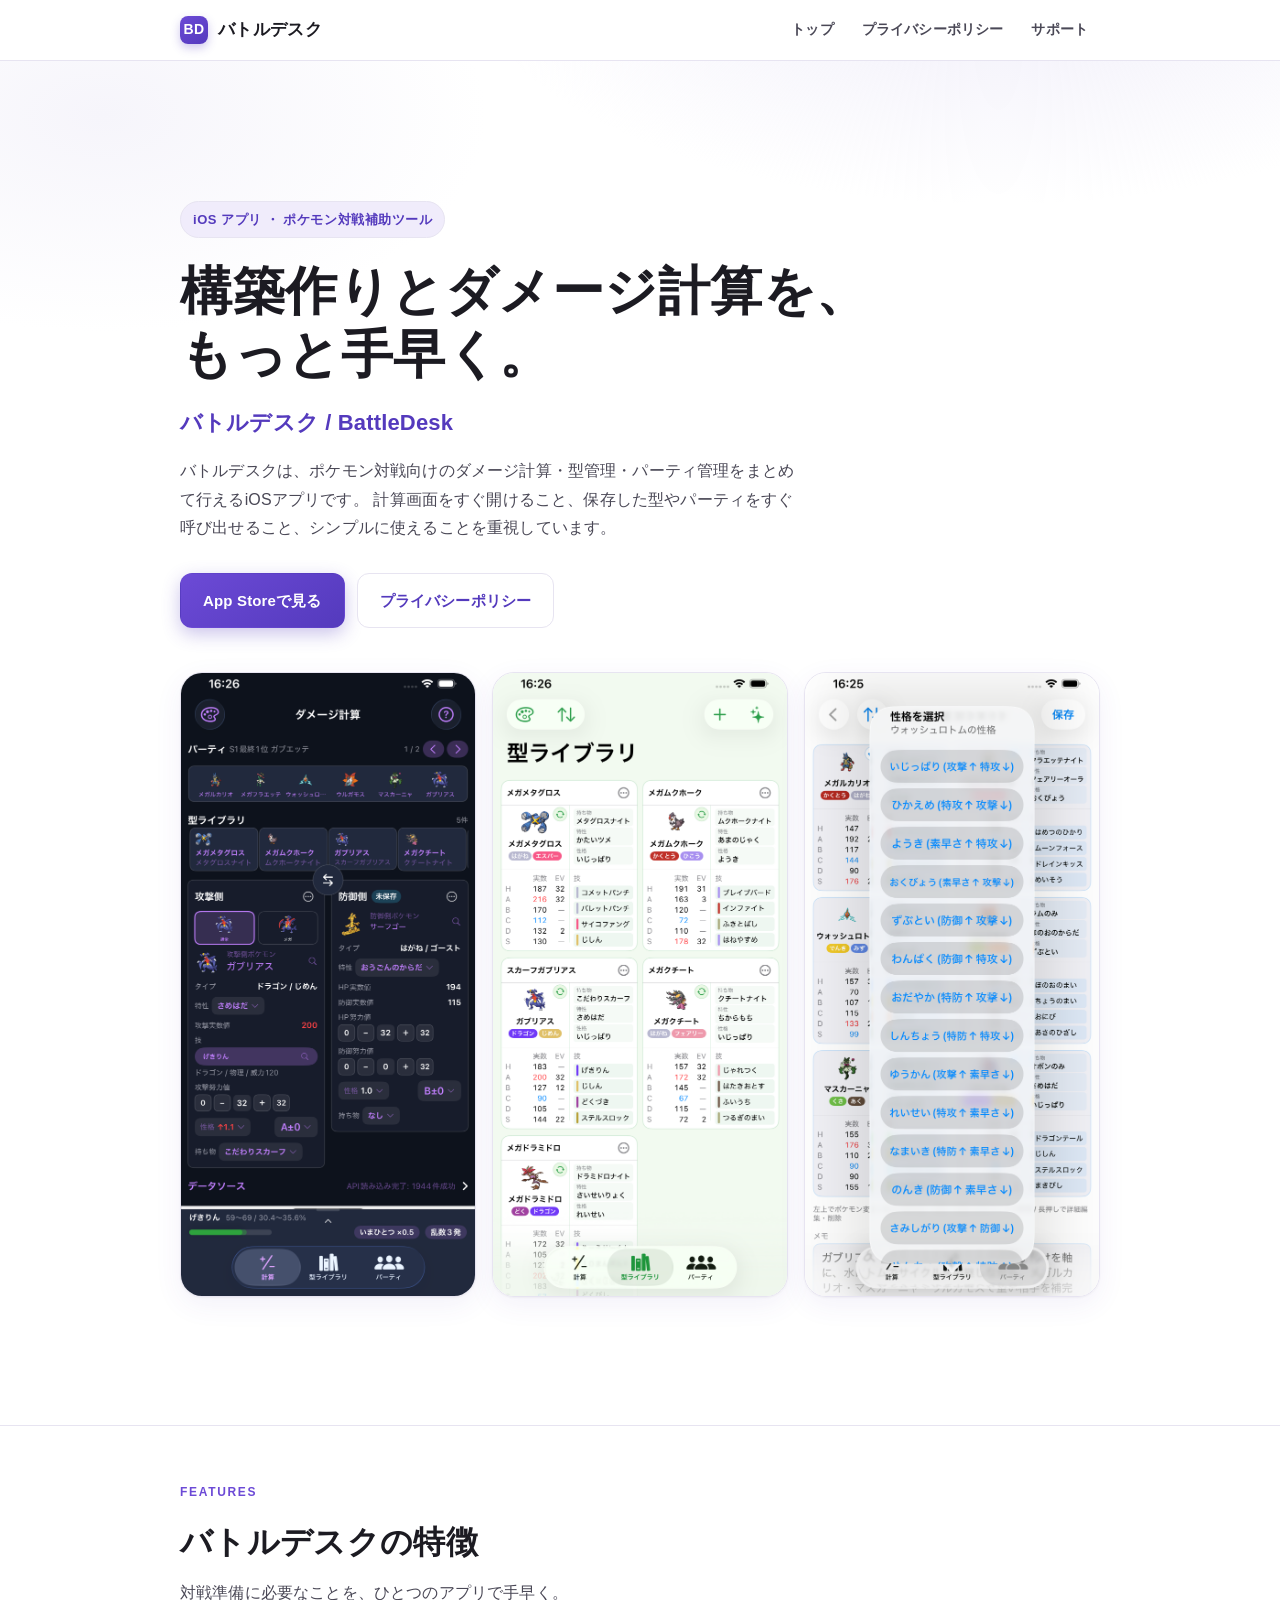
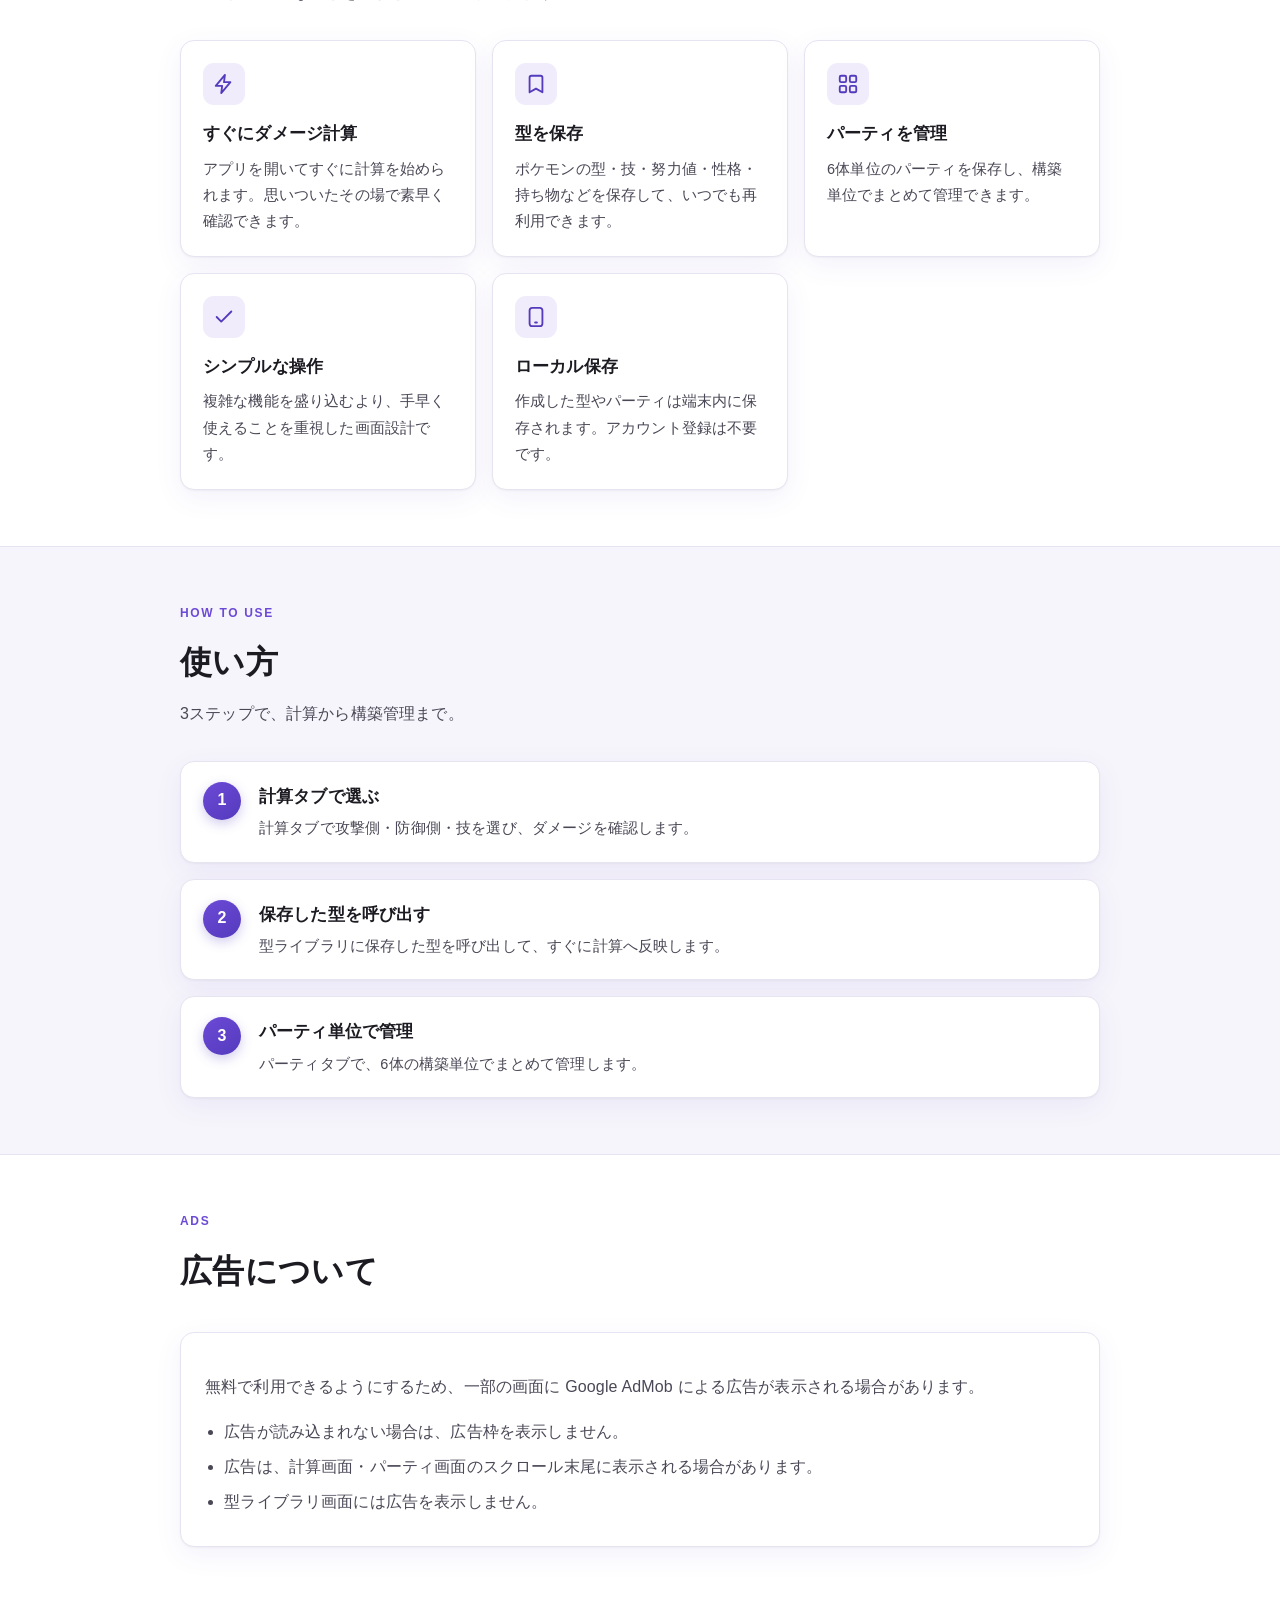
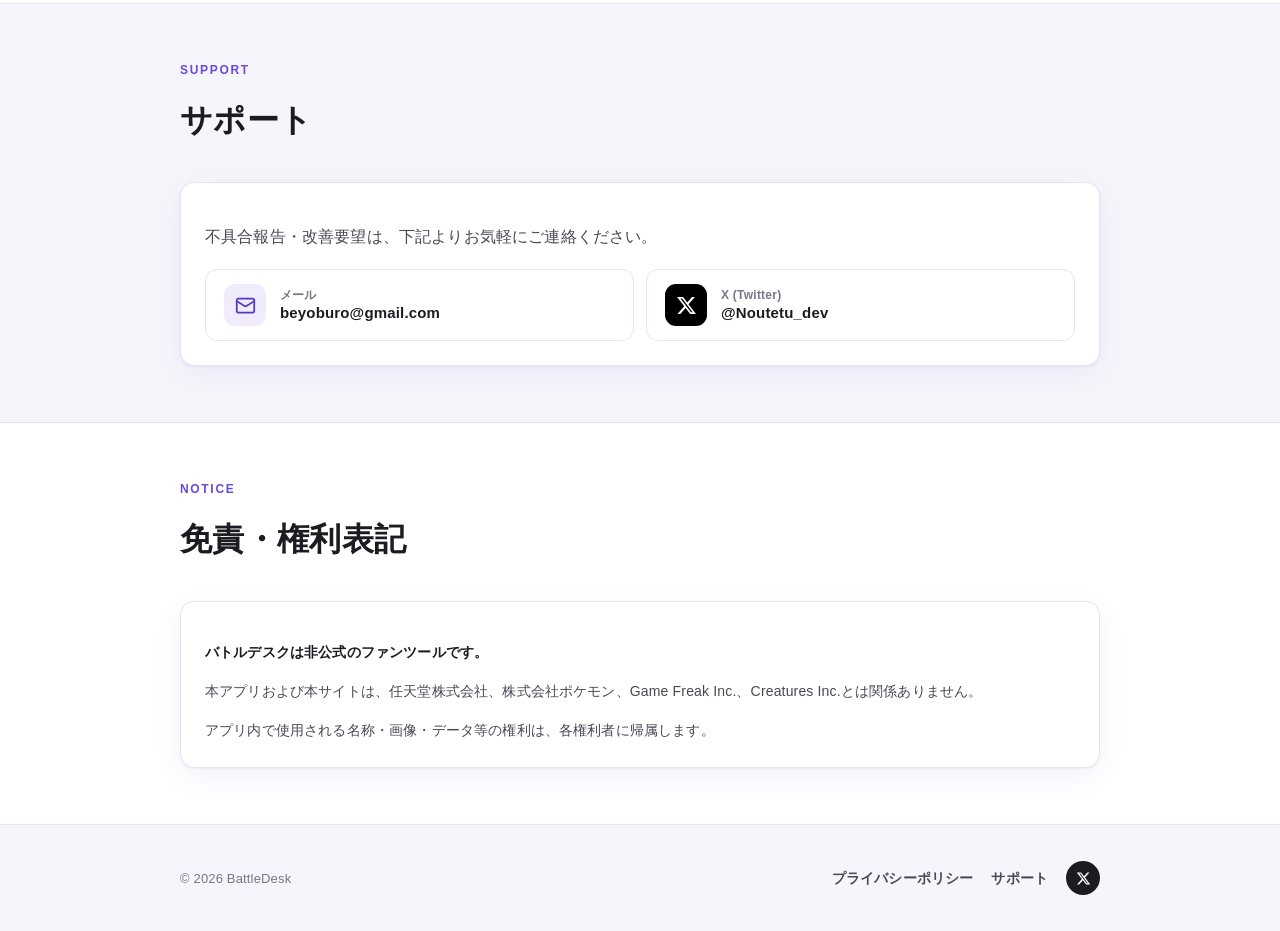
<file: index.html>
<!DOCTYPE html>
<html lang="ja">
<head>
  <meta charset="UTF-8">
  <meta name="viewport" content="width=device-width, initial-scale=1.0">
  <title>バトルデスク｜ポケモン対戦のダメージ計算・型管理・パーティ管理アプリ</title>
  <meta name="description" content="バトルデスクは、ポケモン対戦向けのダメージ計算・型管理・パーティ管理をまとめて行えるiOSアプリです。すぐに計算でき、保存した型やパーティをすぐ呼び出せます。">
  <link rel="stylesheet" href="style.css">
</head>
<body>

  <!-- ヘッダー -->
  <header class="site-header">
    <div class="container">
      <a class="brand" href="index.html">
        <span class="mark">BD</span>
        バトルデスク
      </a>
      <nav class="nav">
        <a href="index.html">トップ</a>
        <a href="privacy.html">プライバシーポリシー</a>
        <a href="#support">サポート</a>
      </nav>
    </div>
  </header>

  <!-- ヒーロー -->
  <section class="hero">
    <div class="container">
      <span class="eyebrow">iOS アプリ ・ ポケモン対戦補助ツール</span>
      <h1>構築作りとダメージ計算を、<br>もっと手早く。</h1>
      <p class="lead">バトルデスク / BattleDesk</p>
      <p class="desc">
        バトルデスクは、ポケモン対戦向けのダメージ計算・型管理・パーティ管理をまとめて行えるiOSアプリです。
        計算画面をすぐ開けること、保存した型やパーティをすぐ呼び出せること、シンプルに使えることを重視しています。
      </p>
      <div class="hero-actions">
        <!-- TODO: App Store URLに差し替え -->
        <a class="btn btn-primary" href="#">App Storeで見る</a>
        <a class="btn btn-secondary" href="privacy.html">プライバシーポリシー</a>
      </div>

      <div class="shots">
        <img class="shot" src="screenshot-calc.png" alt="ダメージ計算画面">
        <img class="shot" src="screenshot-library.png" alt="型ライブラリ画面">
        <img class="shot" src="screenshot-nature.png" alt="性格選択画面">
      </div>
    </div>
  </section>

  <!-- 特徴 -->
  <section id="features">
    <div class="container">
      <div class="section-head">
        <span class="tag">Features</span>
        <h2>バトルデスクの特徴</h2>
        <p>対戦準備に必要なことを、ひとつのアプリで手早く。</p>
      </div>

      <div class="features">
        <div class="feature">
          <div class="ico">
            <svg viewBox="0 0 24 24" fill="none" stroke="currentColor" stroke-width="2" stroke-linecap="round" stroke-linejoin="round"><path d="M13 2 3 14h7l-1 8 10-12h-7l1-8Z"/></svg>
          </div>
          <h3>すぐにダメージ計算</h3>
          <p>アプリを開いてすぐに計算を始められます。思いついたその場で素早く確認できます。</p>
        </div>

        <div class="feature">
          <div class="ico">
            <svg viewBox="0 0 24 24" fill="none" stroke="currentColor" stroke-width="2" stroke-linecap="round" stroke-linejoin="round"><path d="M19 21l-7-4-7 4V5a2 2 0 0 1 2-2h10a2 2 0 0 1 2 2Z"/></svg>
          </div>
          <h3>型を保存</h3>
          <p>ポケモンの型・技・努力値・性格・持ち物などを保存して、いつでも再利用できます。</p>
        </div>

        <div class="feature">
          <div class="ico">
            <svg viewBox="0 0 24 24" fill="none" stroke="currentColor" stroke-width="2" stroke-linecap="round" stroke-linejoin="round"><rect x="3" y="3" width="7" height="7" rx="1.5"/><rect x="14" y="3" width="7" height="7" rx="1.5"/><rect x="3" y="14" width="7" height="7" rx="1.5"/><rect x="14" y="14" width="7" height="7" rx="1.5"/></svg>
          </div>
          <h3>パーティを管理</h3>
          <p>6体単位のパーティを保存し、構築単位でまとめて管理できます。</p>
        </div>

        <div class="feature">
          <div class="ico">
            <svg viewBox="0 0 24 24" fill="none" stroke="currentColor" stroke-width="2" stroke-linecap="round" stroke-linejoin="round"><path d="M20 6 9 17l-5-5"/></svg>
          </div>
          <h3>シンプルな操作</h3>
          <p>複雑な機能を盛り込むより、手早く使えることを重視した画面設計です。</p>
        </div>

        <div class="feature">
          <div class="ico">
            <svg viewBox="0 0 24 24" fill="none" stroke="currentColor" stroke-width="2" stroke-linecap="round" stroke-linejoin="round"><rect x="5" y="2" width="14" height="20" rx="3"/><path d="M11 18h2"/></svg>
          </div>
          <h3>ローカル保存</h3>
          <p>作成した型やパーティは端末内に保存されます。アカウント登録は不要です。</p>
        </div>
      </div>
    </div>
  </section>

  <!-- 使い方 -->
  <section class="alt" id="howto">
    <div class="container">
      <div class="section-head">
        <span class="tag">How to use</span>
        <h2>使い方</h2>
        <p>3ステップで、計算から構築管理まで。</p>
      </div>

      <div class="steps">
        <div class="step">
          <div class="num">1</div>
          <div>
            <h3>計算タブで選ぶ</h3>
            <p>計算タブで攻撃側・防御側・技を選び、ダメージを確認します。</p>
          </div>
        </div>
        <div class="step">
          <div class="num">2</div>
          <div>
            <h3>保存した型を呼び出す</h3>
            <p>型ライブラリに保存した型を呼び出して、すぐに計算へ反映します。</p>
          </div>
        </div>
        <div class="step">
          <div class="num">3</div>
          <div>
            <h3>パーティ単位で管理</h3>
            <p>パーティタブで、6体の構築単位でまとめて管理します。</p>
          </div>
        </div>
      </div>
    </div>
  </section>

  <!-- 広告について -->
  <section id="ads">
    <div class="container">
      <div class="section-head">
        <span class="tag">Ads</span>
        <h2>広告について</h2>
      </div>
      <div class="notebox">
        <p>無料で利用できるようにするため、一部の画面に Google AdMob による広告が表示される場合があります。</p>
        <ul>
          <li>広告が読み込まれない場合は、広告枠を表示しません。</li>
          <li>広告は、計算画面・パーティ画面のスクロール末尾に表示される場合があります。</li>
          <li>型ライブラリ画面には広告を表示しません。</li>
        </ul>
      </div>
    </div>
  </section>

  <!-- サポート -->
  <section class="alt" id="support">
    <div class="container">
      <div class="section-head">
        <span class="tag">Support</span>
        <h2>サポート</h2>
      </div>
      <div class="notebox">
        <p>不具合報告・改善要望は、下記よりお気軽にご連絡ください。</p>
        <div class="contact-links">
          <a class="contact-card" href="mailto:beyoburo@gmail.com">
            <span class="contact-ico">
              <svg viewBox="0 0 24 24" fill="none" stroke="currentColor" stroke-width="2" stroke-linecap="round" stroke-linejoin="round" aria-hidden="true"><rect x="2" y="4" width="20" height="16" rx="2"/><path d="m22 7-8.97 5.7a1.94 1.94 0 0 1-2.06 0L2 7"/></svg>
            </span>
            <span class="contact-text">
              <span class="contact-label">メール</span>
              <span class="contact-value">beyoburo@gmail.com</span>
            </span>
          </a>
          <a class="contact-card" href="https://x.com/Noutetu_dev" target="_blank" rel="noopener">
            <span class="contact-ico contact-ico--x">
              <svg viewBox="0 0 24 24" fill="currentColor" aria-hidden="true"><path d="M18.244 2.25h3.308l-7.227 8.26 8.502 11.24H16.17l-5.214-6.817L4.99 21.75H1.68l7.73-8.835L1.254 2.25H8.08l4.713 6.231zm-1.161 17.52h1.833L7.084 4.126H5.117z"/></svg>
            </span>
            <span class="contact-text">
              <span class="contact-label">X (Twitter)</span>
              <span class="contact-value">@Noutetu_dev</span>
            </span>
          </a>
        </div>
      </div>
    </div>
  </section>

  <!-- 免責・権利表記 -->
  <section id="disclaimer">
    <div class="container">
      <div class="section-head">
        <span class="tag">Notice</span>
        <h2>免責・権利表記</h2>
      </div>
      <div class="notebox disclaimer">
        <p><strong>バトルデスクは非公式のファンツールです。</strong></p>
        <p>本アプリおよび本サイトは、任天堂株式会社、株式会社ポケモン、Game Freak Inc.、Creatures Inc.とは関係ありません。</p>
        <p>アプリ内で使用される名称・画像・データ等の権利は、各権利者に帰属します。</p>
      </div>
    </div>
  </section>

  <!-- フッター -->
  <footer class="site-footer">
    <div class="container">
      <div class="copy">© 2026 BattleDesk</div>
      <div class="f-links">
        <a href="privacy.html">プライバシーポリシー</a>
        <a href="mailto:beyoburo@gmail.com">サポート</a>
        <a class="social-link" href="https://x.com/Noutetu_dev" target="_blank" rel="noopener" aria-label="X (Twitter)">
          <svg viewBox="0 0 24 24" fill="currentColor" aria-hidden="true"><path d="M18.244 2.25h3.308l-7.227 8.26 8.502 11.24H16.17l-5.214-6.817L4.99 21.75H1.68l7.73-8.835L1.254 2.25H8.08l4.713 6.231zm-1.161 17.52h1.833L7.084 4.126H5.117z"/></svg>
        </a>
      </div>
    </div>
  </footer>

</body>
</html>
</file>
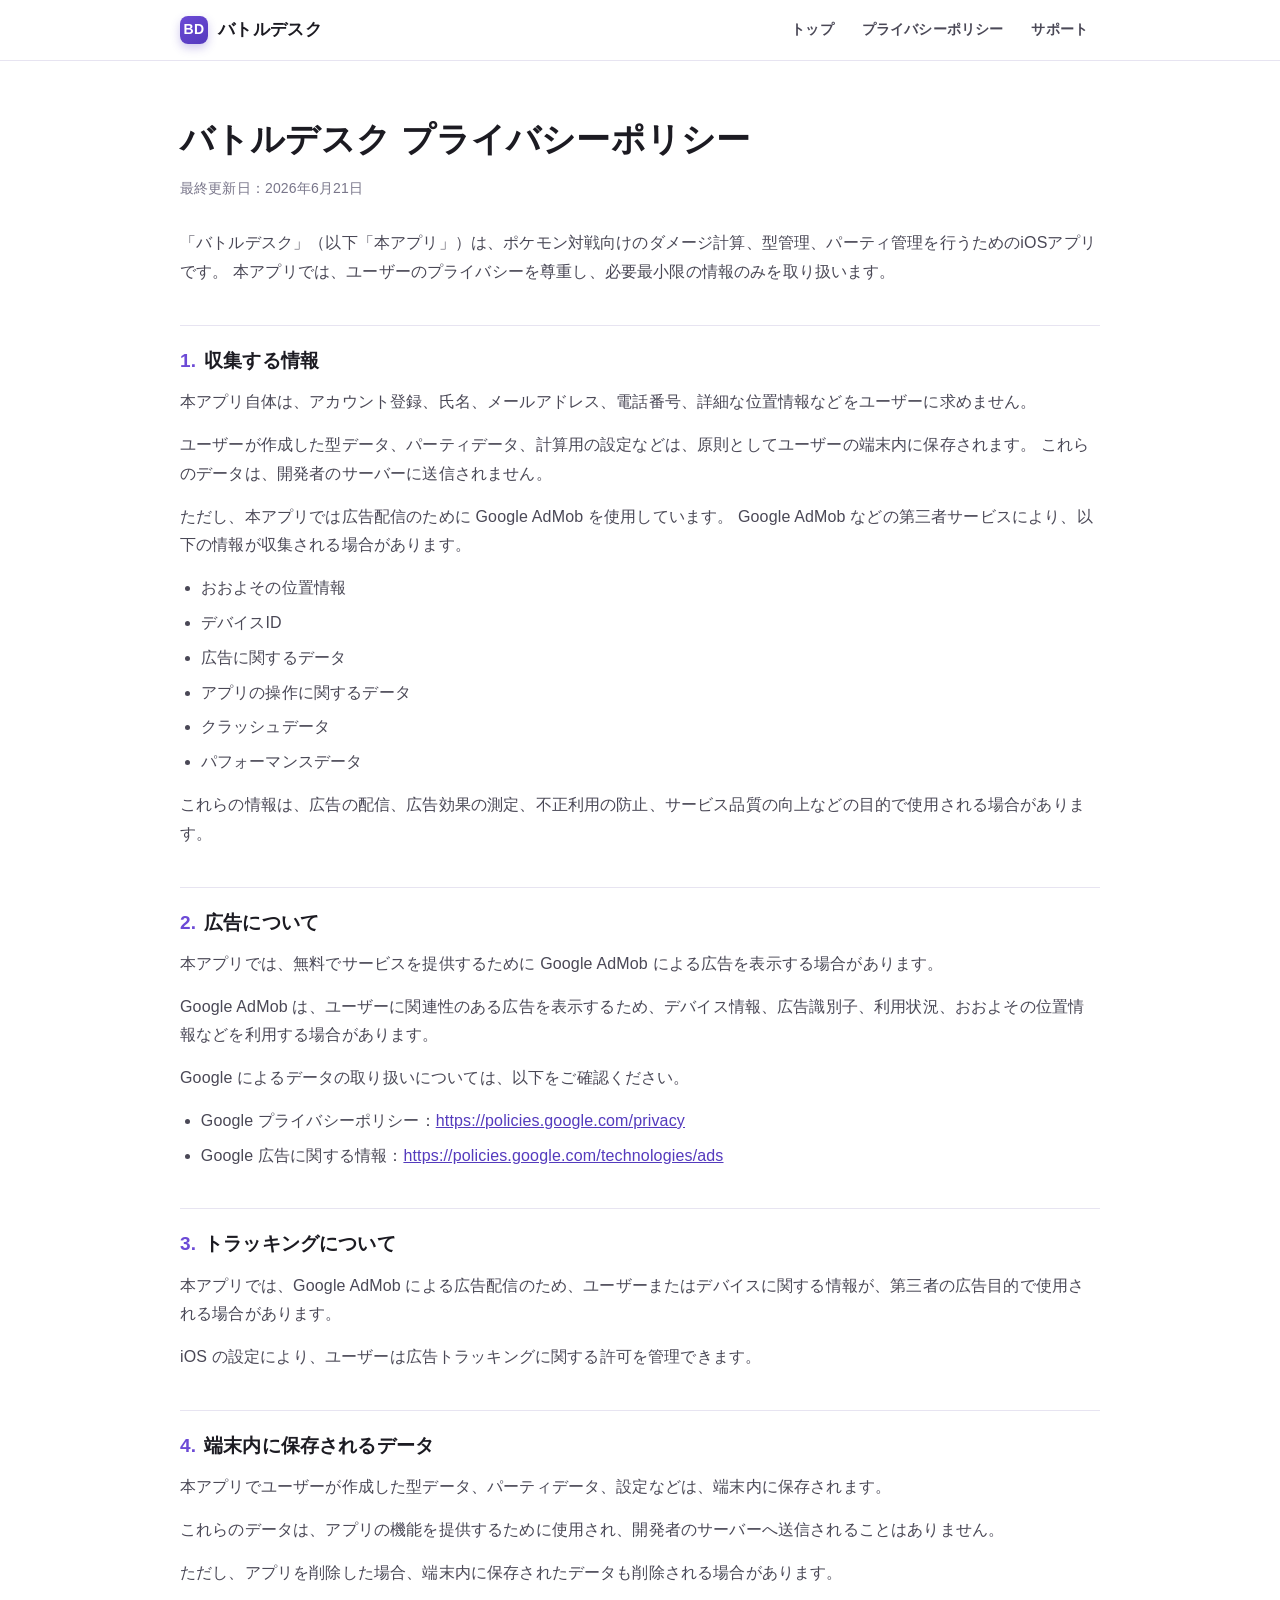
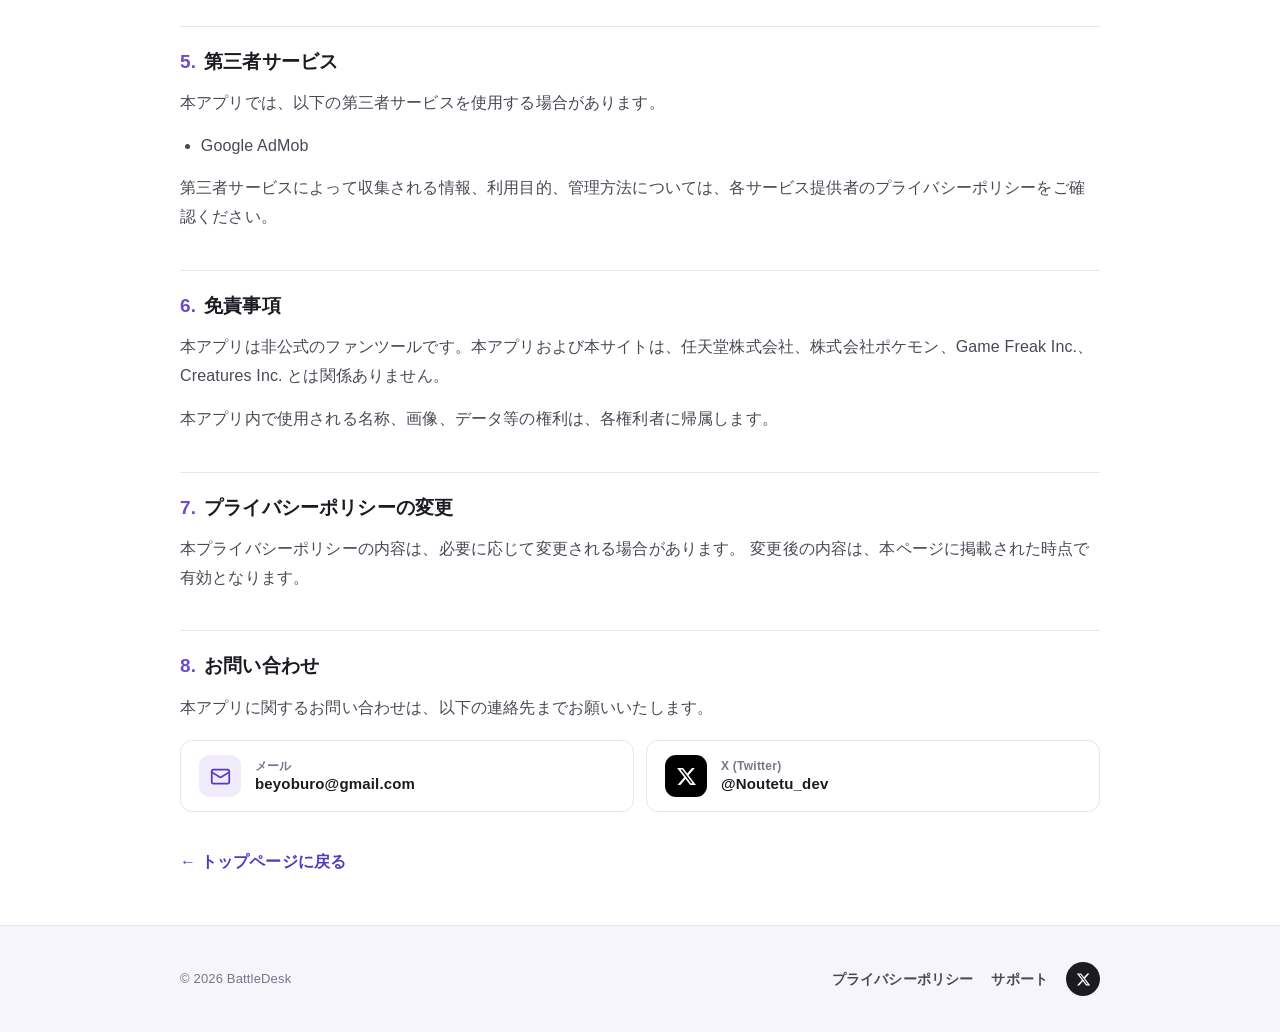
<file: privacy.html>
<!DOCTYPE html>
<html lang="ja">
<head>
  <meta charset="UTF-8">
  <meta name="viewport" content="width=device-width, initial-scale=1.0">
  <title>バトルデスク プライバシーポリシー</title>
  <meta name="description" content="iOSアプリ「バトルデスク」のプライバシーポリシー。収集する情報、広告、トラッキング、端末内データの取り扱いについて説明します。">
  <link rel="stylesheet" href="style.css">
</head>
<body>

  <!-- ヘッダー -->
  <header class="site-header">
    <div class="container">
      <a class="brand" href="index.html">
        <span class="mark">BD</span>
        バトルデスク
      </a>
      <nav class="nav">
        <a href="index.html">トップ</a>
        <a href="privacy.html">プライバシーポリシー</a>
        <a href="index.html#support">サポート</a>
      </nav>
    </div>
  </header>

  <!-- 本文 -->
  <main class="legal">
    <div class="container">
      <h1>バトルデスク プライバシーポリシー</h1>
      <p class="updated">最終更新日：2026年6月21日</p>

      <p>
        「バトルデスク」（以下「本アプリ」）は、ポケモン対戦向けのダメージ計算、型管理、パーティ管理を行うためのiOSアプリです。
        本アプリでは、ユーザーのプライバシーを尊重し、必要最小限の情報のみを取り扱います。
      </p>

      <h2><span class="n">1.</span>収集する情報</h2>
      <p>
        本アプリ自体は、アカウント登録、氏名、メールアドレス、電話番号、詳細な位置情報などをユーザーに求めません。
      </p>
      <p>
        ユーザーが作成した型データ、パーティデータ、計算用の設定などは、原則としてユーザーの端末内に保存されます。
        これらのデータは、開発者のサーバーに送信されません。
      </p>
      <p>
        ただし、本アプリでは広告配信のために Google AdMob を使用しています。
        Google AdMob などの第三者サービスにより、以下の情報が収集される場合があります。
      </p>
      <ul>
        <li>おおよその位置情報</li>
        <li>デバイスID</li>
        <li>広告に関するデータ</li>
        <li>アプリの操作に関するデータ</li>
        <li>クラッシュデータ</li>
        <li>パフォーマンスデータ</li>
      </ul>
      <p>
        これらの情報は、広告の配信、広告効果の測定、不正利用の防止、サービス品質の向上などの目的で使用される場合があります。
      </p>

      <h2><span class="n">2.</span>広告について</h2>
      <p>
        本アプリでは、無料でサービスを提供するために Google AdMob による広告を表示する場合があります。
      </p>
      <p>
        Google AdMob は、ユーザーに関連性のある広告を表示するため、デバイス情報、広告識別子、利用状況、おおよその位置情報などを利用する場合があります。
      </p>
      <p>Google によるデータの取り扱いについては、以下をご確認ください。</p>
      <ul>
        <li>Google プライバシーポリシー：<a href="https://policies.google.com/privacy" target="_blank" rel="noopener">https://policies.google.com/privacy</a></li>
        <li>Google 広告に関する情報：<a href="https://policies.google.com/technologies/ads" target="_blank" rel="noopener">https://policies.google.com/technologies/ads</a></li>
      </ul>

      <h2><span class="n">3.</span>トラッキングについて</h2>
      <p>
        本アプリでは、Google AdMob による広告配信のため、ユーザーまたはデバイスに関する情報が、第三者の広告目的で使用される場合があります。
      </p>
      <p>
        iOS の設定により、ユーザーは広告トラッキングに関する許可を管理できます。
      </p>

      <h2><span class="n">4.</span>端末内に保存されるデータ</h2>
      <p>
        本アプリでユーザーが作成した型データ、パーティデータ、設定などは、端末内に保存されます。
      </p>
      <p>
        これらのデータは、アプリの機能を提供するために使用され、開発者のサーバーへ送信されることはありません。
      </p>
      <p>
        ただし、アプリを削除した場合、端末内に保存されたデータも削除される場合があります。
      </p>

      <h2><span class="n">5.</span>第三者サービス</h2>
      <p>本アプリでは、以下の第三者サービスを使用する場合があります。</p>
      <ul>
        <li>Google AdMob</li>
      </ul>
      <p>
        第三者サービスによって収集される情報、利用目的、管理方法については、各サービス提供者のプライバシーポリシーをご確認ください。
      </p>

      <h2><span class="n">6.</span>免責事項</h2>
      <p>
        本アプリは非公式のファンツールです。本アプリおよび本サイトは、任天堂株式会社、株式会社ポケモン、Game Freak Inc.、Creatures Inc. とは関係ありません。
      </p>
      <p>
        本アプリ内で使用される名称、画像、データ等の権利は、各権利者に帰属します。
      </p>

      <h2><span class="n">7.</span>プライバシーポリシーの変更</h2>
      <p>
        本プライバシーポリシーの内容は、必要に応じて変更される場合があります。
        変更後の内容は、本ページに掲載された時点で有効となります。
      </p>

      <h2><span class="n">8.</span>お問い合わせ</h2>
      <p>本アプリに関するお問い合わせは、以下の連絡先までお願いいたします。</p>
      <div class="contact-links">
        <a class="contact-card" href="mailto:beyoburo@gmail.com">
          <span class="contact-ico">
            <svg viewBox="0 0 24 24" fill="none" stroke="currentColor" stroke-width="2" stroke-linecap="round" stroke-linejoin="round" aria-hidden="true"><rect x="2" y="4" width="20" height="16" rx="2"/><path d="m22 7-8.97 5.7a1.94 1.94 0 0 1-2.06 0L2 7"/></svg>
          </span>
          <span class="contact-text">
            <span class="contact-label">メール</span>
            <span class="contact-value">beyoburo@gmail.com</span>
          </span>
        </a>
        <a class="contact-card" href="https://x.com/Noutetu_dev" target="_blank" rel="noopener">
          <span class="contact-ico contact-ico--x">
            <svg viewBox="0 0 24 24" fill="currentColor" aria-hidden="true"><path d="M18.244 2.25h3.308l-7.227 8.26 8.502 11.24H16.17l-5.214-6.817L4.99 21.75H1.68l7.73-8.835L1.254 2.25H8.08l4.713 6.231zm-1.161 17.52h1.833L7.084 4.126H5.117z"/></svg>
          </span>
          <span class="contact-text">
            <span class="contact-label">X (Twitter)</span>
            <span class="contact-value">@Noutetu_dev</span>
          </span>
        </a>
      </div>

      <a class="back-link" href="index.html">← トップページに戻る</a>
    </div>
  </main>

  <!-- フッター -->
  <footer class="site-footer">
    <div class="container">
      <div class="copy">© 2026 BattleDesk</div>
      <div class="f-links">
        <a href="privacy.html">プライバシーポリシー</a>
        <a href="mailto:beyoburo@gmail.com">サポート</a>
        <a class="social-link" href="https://x.com/Noutetu_dev" target="_blank" rel="noopener" aria-label="X (Twitter)">
          <svg viewBox="0 0 24 24" fill="currentColor" aria-hidden="true"><path d="M18.244 2.25h3.308l-7.227 8.26 8.502 11.24H16.17l-5.214-6.817L4.99 21.75H1.68l7.73-8.835L1.254 2.25H8.08l4.713 6.231zm-1.161 17.52h1.833L7.084 4.126H5.117z"/></svg>
        </a>
      </div>
    </div>
  </footer>

</body>
</html>
</file>
<file: style.css>
/* ==========================================================================
   バトルデスク 公式サイト  style.css
   シンプル・信頼感重視 / 白背景 + 紫アクセント / モバイル優先
   ========================================================================== */

:root {
  --bg:          #ffffff;
  --bg-soft:     #f6f5fb;
  --bg-soft-2:   #efedf9;
  --ink:         #1c1b22;
  --ink-soft:    #4a4856;
  --ink-faint:   #79768a;
  --line:        #e7e4f1;
  --accent:      #6c4ad6;
  --accent-deep: #543abd;
  --accent-soft: #f0ecfb;
  --radius:      14px;
  --maxw:        960px;
  --shadow:      0 1px 2px rgba(28, 27, 34, .04),
                 0 8px 28px rgba(84, 58, 189, .07);
}

* { box-sizing: border-box; }

html { -webkit-text-size-adjust: 100%; scroll-behavior: smooth; }

body {
  margin: 0;
  font-family: -apple-system, BlinkMacSystemFont, "Hiragino Sans",
    "Hiragino Kaku Gothic ProN", "Noto Sans JP", "Yu Gothic", Meiryo, sans-serif;
  color: var(--ink);
  background: var(--bg);
  line-height: 1.8;
  font-size: 16px;
  letter-spacing: .01em;
  -webkit-font-smoothing: antialiased;
}

a { color: var(--accent-deep); }

img { max-width: 100%; display: block; }

.container {
  width: 100%;
  max-width: var(--maxw);
  margin-inline: auto;
  padding-inline: 20px;
}

/* ---------- ヘッダー ---------- */
.site-header {
  position: sticky;
  top: 0;
  z-index: 50;
  background: rgba(255, 255, 255, .88);
  backdrop-filter: saturate(180%) blur(12px);
  border-bottom: 1px solid var(--line);
}
.site-header .container {
  display: flex;
  align-items: center;
  justify-content: space-between;
  gap: 16px;
  min-height: 60px;
}
.brand {
  display: inline-flex;
  align-items: center;
  gap: 10px;
  font-weight: 700;
  letter-spacing: .02em;
  color: var(--ink);
  text-decoration: none;
  font-size: 17px;
}
.brand .mark {
  width: 28px;
  height: 28px;
  border-radius: 8px;
  background: linear-gradient(145deg, var(--accent), var(--accent-deep));
  display: grid;
  place-items: center;
  color: #fff;
  font-size: 14px;
  font-weight: 800;
  box-shadow: 0 4px 10px rgba(84, 58, 189, .28);
}
.nav {
  display: flex;
  align-items: center;
  gap: 4px;
}
.nav a {
  color: var(--ink-soft);
  text-decoration: none;
  font-size: 14px;
  font-weight: 600;
  padding: 8px 12px;
  border-radius: 8px;
  white-space: nowrap;
}
.nav a:hover { color: var(--accent-deep); background: var(--accent-soft); }

/* ---------- ボタン ---------- */
.btn {
  display: inline-flex;
  align-items: center;
  justify-content: center;
  gap: 8px;
  font-weight: 700;
  font-size: 15px;
  text-decoration: none;
  padding: 13px 22px;
  border-radius: 12px;
  border: 1px solid transparent;
  cursor: pointer;
  transition: transform .12s ease, box-shadow .12s ease, background .12s ease;
}
.btn-primary {
  background: linear-gradient(145deg, var(--accent), var(--accent-deep));
  color: #fff;
  box-shadow: 0 6px 18px rgba(84, 58, 189, .3);
}
.btn-primary:hover { transform: translateY(-1px); box-shadow: 0 10px 24px rgba(84, 58, 189, .36); }
.btn-secondary {
  background: #fff;
  color: var(--accent-deep);
  border-color: var(--line);
}
.btn-secondary:hover { background: var(--accent-soft); border-color: var(--accent-soft); }

/* ---------- ヒーロー ---------- */
.hero {
  position: relative;
  overflow: hidden;
  background:
    radial-gradient(900px 420px at 78% -8%, var(--bg-soft-2), transparent 60%),
    radial-gradient(640px 360px at 8% 4%, var(--bg-soft), transparent 60%);
  border-bottom: 1px solid var(--line);
}
.hero .container {
  padding-top: 64px;
  padding-bottom: 64px;
}
.eyebrow {
  display: inline-flex;
  align-items: center;
  gap: 8px;
  font-size: 13px;
  font-weight: 700;
  letter-spacing: .04em;
  color: var(--accent-deep);
  background: var(--accent-soft);
  border: 1px solid var(--line);
  padding: 6px 12px;
  border-radius: 999px;
  margin-bottom: 22px;
}
.hero h1 {
  margin: 0 0 18px;
  font-size: clamp(32px, 8vw, 52px);
  line-height: 1.2;
  letter-spacing: .01em;
  font-weight: 800;
}
.hero .lead {
  margin: 0 0 14px;
  font-size: clamp(18px, 4.5vw, 22px);
  font-weight: 700;
  color: var(--accent-deep);
}
.hero p.desc {
  margin: 0 0 30px;
  max-width: 620px;
  color: var(--ink-soft);
  font-size: 16px;
}
.hero-actions {
  display: flex;
  flex-wrap: wrap;
  gap: 12px;
}

/* スクリーンショット */
.shots {
  margin-top: 44px;
  display: grid;
  grid-template-columns: repeat(3, 1fr);
  gap: 16px;
}
.shot {
  aspect-ratio: 9 / 19;
  border-radius: 22px;
  border: 1px solid var(--line);
  box-shadow: var(--shadow);
  width: 100%;
  object-fit: cover;
  display: block;
}

/* ---------- セクション共通 ---------- */
section { padding-block: 56px; }
.section-head { margin-bottom: 32px; }
.section-head h2 {
  margin: 0 0 8px;
  font-size: clamp(24px, 6vw, 32px);
  font-weight: 800;
  letter-spacing: .01em;
}
.section-head p {
  margin: 0;
  color: var(--ink-soft);
}
.tag {
  font-size: 12px;
  font-weight: 800;
  letter-spacing: .14em;
  text-transform: uppercase;
  color: var(--accent);
  display: block;
  margin-bottom: 10px;
}

.alt { background: var(--bg-soft); border-block: 1px solid var(--line); }

/* ---------- 特徴 ---------- */
.features {
  display: grid;
  grid-template-columns: repeat(2, 1fr);
  gap: 16px;
}
.feature {
  background: #fff;
  border: 1px solid var(--line);
  border-radius: var(--radius);
  padding: 22px;
  box-shadow: var(--shadow);
}
.feature .ico {
  width: 42px;
  height: 42px;
  border-radius: 11px;
  background: var(--accent-soft);
  color: var(--accent-deep);
  display: grid;
  place-items: center;
  margin-bottom: 14px;
}
.feature .ico svg { width: 22px; height: 22px; }
.feature h3 { margin: 0 0 6px; font-size: 17px; font-weight: 700; }
.feature p { margin: 0; color: var(--ink-soft); font-size: 14.5px; }

/* ---------- 使い方 ---------- */
.steps {
  display: grid;
  gap: 16px;
}
.step {
  display: grid;
  grid-template-columns: auto 1fr;
  gap: 18px;
  align-items: start;
  background: #fff;
  border: 1px solid var(--line);
  border-radius: var(--radius);
  padding: 20px 22px;
  box-shadow: var(--shadow);
}
.step .num {
  width: 38px;
  height: 38px;
  border-radius: 50%;
  background: linear-gradient(145deg, var(--accent), var(--accent-deep));
  color: #fff;
  font-weight: 800;
  display: grid;
  place-items: center;
  box-shadow: 0 4px 12px rgba(84, 58, 189, .26);
}
.step h3 { margin: 0 0 4px; font-size: 16.5px; font-weight: 700; }
.step p { margin: 0; color: var(--ink-soft); font-size: 14.5px; }

/* ---------- 情報ボックス（広告/サポート/免責） ---------- */
.notebox {
  background: #fff;
  border: 1px solid var(--line);
  border-radius: var(--radius);
  padding: 24px;
  box-shadow: var(--shadow);
}
.notebox + .notebox { margin-top: 16px; }
.notebox ul { margin: 12px 0 0; padding-left: 1.2em; color: var(--ink-soft); }
.notebox li { margin-bottom: 6px; }
.notebox p { color: var(--ink-soft); }
.notebox p:last-child { margin-bottom: 0; }

/* 連絡先カード */
.contact-links {
  display: flex;
  flex-wrap: wrap;
  gap: 12px;
  margin-top: 18px;
}
.contact-card {
  display: inline-flex;
  align-items: center;
  gap: 14px;
  flex: 1 1 240px;
  padding: 14px 18px;
  border: 1px solid var(--line);
  border-radius: 12px;
  background: #fff;
  text-decoration: none;
  transition: transform .14s ease, box-shadow .14s ease, border-color .14s ease;
}
.contact-card:hover {
  transform: translateY(-2px);
  border-color: var(--accent-soft);
  box-shadow: var(--shadow);
}
.contact-ico {
  flex-shrink: 0;
  width: 42px;
  height: 42px;
  border-radius: 11px;
  display: grid;
  place-items: center;
  background: var(--accent-soft);
  color: var(--accent-deep);
}
.contact-ico svg { width: 21px; height: 21px; }
.contact-ico--x {
  background: #000;
  color: #fff;
}
.contact-text {
  display: flex;
  flex-direction: column;
  line-height: 1.35;
  min-width: 0;
}
.contact-label {
  font-size: 12px;
  font-weight: 700;
  letter-spacing: .02em;
  color: var(--ink-faint);
}
.contact-value {
  font-size: 15px;
  font-weight: 700;
  color: var(--ink);
  word-break: break-all;
}

.disclaimer {
  font-size: 14px;
  color: var(--ink-soft);
}
.disclaimer strong { color: var(--ink); }

/* ---------- フッター ---------- */
.site-footer {
  background: var(--bg-soft);
  border-top: 1px solid var(--line);
  padding-block: 36px;
}
.site-footer .container {
  display: flex;
  flex-wrap: wrap;
  align-items: center;
  justify-content: space-between;
  gap: 16px;
}
.site-footer .f-links { display: flex; flex-wrap: wrap; align-items: center; gap: 18px; }
.site-footer a { color: var(--ink-soft); text-decoration: none; font-size: 14px; font-weight: 600; }
.site-footer a:hover { color: var(--accent-deep); }
.social-link {
  display: inline-grid;
  place-items: center;
  width: 34px;
  height: 34px;
  border-radius: 50%;
  background: var(--ink);
  color: #fff !important;
  transition: transform .14s ease, background .14s ease;
}
.social-link svg { width: 15px; height: 15px; }
.social-link:hover { background: var(--accent-deep); transform: translateY(-1px); }
.copy { font-size: 13px; color: var(--ink-faint); }

/* ---------- 法務ページ ---------- */
.legal { padding-block: 48px; }
.legal .updated {
  color: var(--ink-faint);
  font-size: 14px;
  margin: 0 0 28px;
}
.legal h1 {
  font-size: clamp(26px, 6vw, 34px);
  margin: 0 0 6px;
  font-weight: 800;
}
.legal h2 {
  font-size: 19px;
  margin: 38px 0 10px;
  padding-top: 18px;
  border-top: 1px solid var(--line);
  font-weight: 700;
}
.legal h2 .n {
  color: var(--accent);
  font-weight: 800;
  margin-right: 8px;
}
.legal p { color: var(--ink-soft); margin: 0 0 14px; }
.legal ul { color: var(--ink-soft); padding-left: 1.3em; margin: 0 0 14px; }
.legal li { margin-bottom: 6px; }
.legal a { word-break: break-all; }
.back-link {
  display: inline-flex;
  align-items: center;
  gap: 6px;
  margin-top: 36px;
  font-weight: 700;
  text-decoration: none;
  color: var(--accent-deep);
}
.back-link:hover { text-decoration: underline; }

/* ---------- レスポンシブ ---------- */
@media (min-width: 720px) {
  .features { grid-template-columns: repeat(3, 1fr); }
  .hero .container { padding-top: 84px; padding-bottom: 72px; }
}

@media (max-width: 520px) {
  .nav a:first-child { display: none; } /* 「トップ」はブランドロゴで代替 */
  .shots { gap: 12px; }
  .hero-actions .btn { flex: 1 1 100%; }
}
</file>
